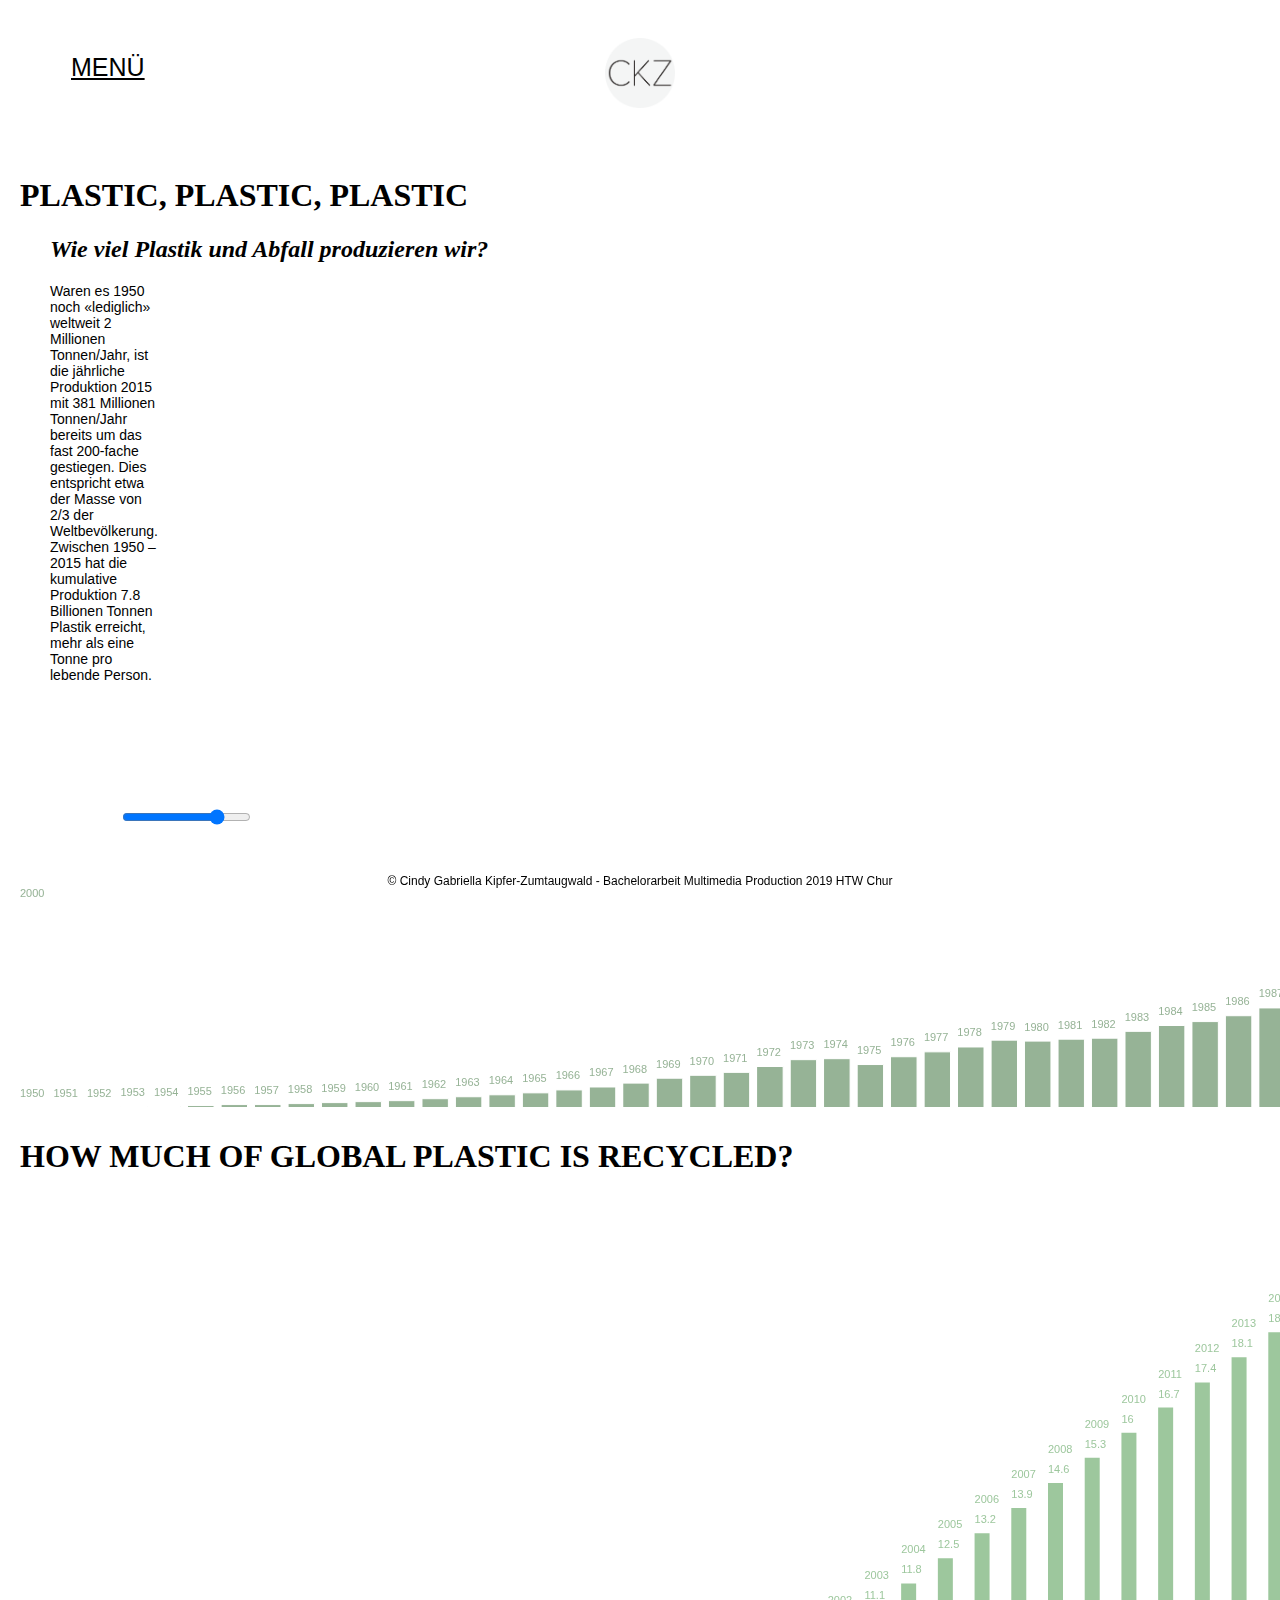
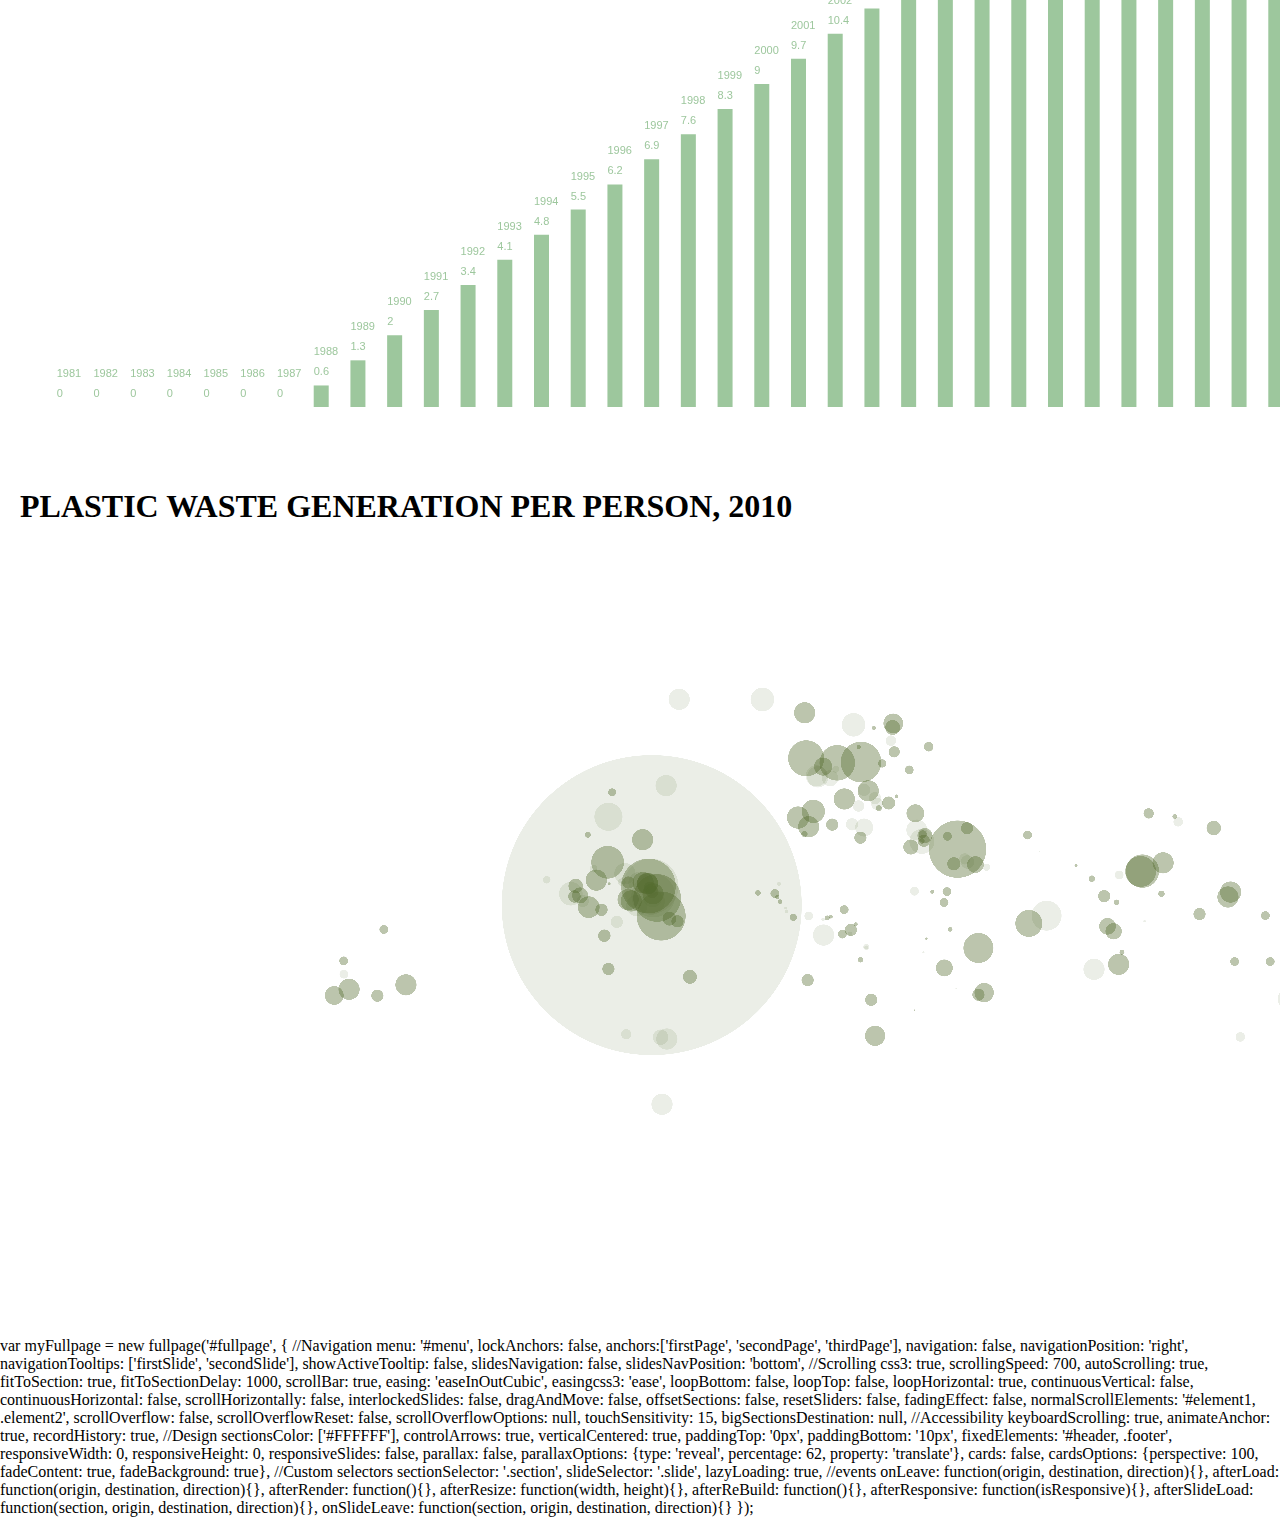
<file: index.html>
<!DOCTYPE html>
<html>

<head>

  <script src="js/menu.js"></script>
  <script src="js/p5.min.js"></script>
  <script src="js/p5.dom.min.js"></script>
  <script src="js/p5.sound.min.js"></script>
  <script src="js/d3.v5.min.js"></script>
  <script src="js/fullpage.js"></script>
  <!--<script src="js/p5.experience.js"></script>
  <script src="js/p5.experience.min.js"></script>-->
  <link rel="stylesheet" type="text/css" href="css/style.css">
  <link rel="stylesheet" type="text/css" href="css/fullpage.css">
  <meta charset="utf-8" name="viewport" content="width=device-width, initial-scale=1.0">

</head>

<body>
  <br>
  <!-- Menübar -->
  <div id="mySidenav" class="sidenav">
    <a href="javascript:void(0)" class="closebtn" onclick="closeNav()">&times;</a>
    <a href="index.html">HOME</a>
    <a href="about.html">ÜBER</a>
    <a href="daten.html">DATEN</a>
    <a href="impressum.html">IMPRESSUM</a>
    <a href="fall2.html">FALL 2</a>
    <a href="fall6.html">FALL 6</a>
  </div>
  <!-- Menübar Ende-->


  <div id="main">
    <div class="header">
      <a class="header-link" href="index.html"><img src="images/logo.png" height="70" width="70"></a>
      <p class="opener"> <span class="menue"
          style="font-size:25px;text-decoration:underline;cursor:pointer;margin-left:30px;display: inline-block"
          onclick="openNav()">MENÜ</span> </p>
    </div>

    <div id="fullpage">

    <div class="section">
    <div class="hintergrund">
      <h1>PLASTIC, PLASTIC, PLASTIC</h1>
      <h2>Wie viel Plastik und Abfall produzieren wir? </h2>
      <p class="text">Waren es 1950 noch «lediglich» weltweit 2 Millionen Tonnen/Jahr, ist die jährliche Produktion 2015 mit 381 Millionen Tonnen/Jahr bereits um das fast 200-fache gestiegen. Dies entspricht etwa der Masse von 2/3 der Weltbevölkerung. Zwischen 1950 – 2015 hat die kumulative Produktion 7.8 Billionen Tonnen Plastik erreicht, mehr als eine Tonne pro lebende Person.</p>
    </div>
    <div id="grafik1" style="position: relative;"></div>
    <script src="js/sketch1.js"></script>
  </div>

    <div class="section">
    <div class="hintergrund"><h1>HOW MUCH OF GLOBAL PLASTIC IS RECYCLED?</h1></div>
    <div id="grafik2"></div>
    <script src="js/fall2.js"></script>
    </div>

    <div class="section"><div class="hintergrund"><h1>PLASTIC WASTE GENERATION PER PERSON, 2010</h1></div>
    <div id="grafik6"></div>
    <script src="js/fall6.js"></script>
    </div>

    <!--   <script src="js/sketch_platzhalter.js"></script> -->

  </div>
    <div class="footer">
      <p>© Cindy Gabriella Kipfer-Zumtaugwald - Bachelorarbeit Multimedia Production 2019 HTW Chur</p>
    </div>

  </div>

  <script>
  var myFullpage = new fullpage('#fullpage', {
  	//Navigation
  	menu: '#menu',
  	lockAnchors: false,
  	anchors:['firstPage', 'secondPage', 'thirdPage'],
  	navigation: false,
  	navigationPosition: 'right',
  	navigationTooltips: ['firstSlide', 'secondSlide'],
  	showActiveTooltip: false,
  	slidesNavigation: false,
  	slidesNavPosition: 'bottom',

  	//Scrolling
  	css3: true,
  	scrollingSpeed: 700,
  	autoScrolling: true,
  	fitToSection: true,
  	fitToSectionDelay: 1000,
  	scrollBar: true,
  	easing: 'easeInOutCubic',
  	easingcss3: 'ease',
  	loopBottom: false,
  	loopTop: false,
  	loopHorizontal: true,
  	continuousVertical: false,
  	continuousHorizontal: false,
  	scrollHorizontally: false,
  	interlockedSlides: false,
  	dragAndMove: false,
  	offsetSections: false,
  	resetSliders: false,
  	fadingEffect: false,
  	normalScrollElements: '#element1, .element2',
  	scrollOverflow: false,
  	scrollOverflowReset: false,
  	scrollOverflowOptions: null,
  	touchSensitivity: 15,
  	bigSectionsDestination: null,

  	//Accessibility
  	keyboardScrolling: true,
  	animateAnchor: true,
  	recordHistory: true,

  	//Design
    sectionsColor: ['#FFFFFF'],
  	controlArrows: true,
  	verticalCentered: true,
  	paddingTop: '0px',
  	paddingBottom: '10px',
  	fixedElements: '#header, .footer',
  	responsiveWidth: 0,
  	responsiveHeight: 0,
  	responsiveSlides: false,
  	parallax: false,
  	parallaxOptions: {type: 'reveal', percentage: 62, property: 'translate'},
  	cards: false,
  	cardsOptions: {perspective: 100, fadeContent: true, fadeBackground: true},

  	//Custom selectors
  	sectionSelector: '.section',
  	slideSelector: '.slide',

  	lazyLoading: true,

  	//events
  	onLeave: function(origin, destination, direction){},
  	afterLoad: function(origin, destination, direction){},
  	afterRender: function(){},
  	afterResize: function(width, height){},
  	afterReBuild: function(){},
  	afterResponsive: function(isResponsive){},
  	afterSlideLoad: function(section, origin, destination, direction){},
  	onSlideLeave: function(section, origin, destination, direction){}
  });

  </script>



</body>

</html>
</file>
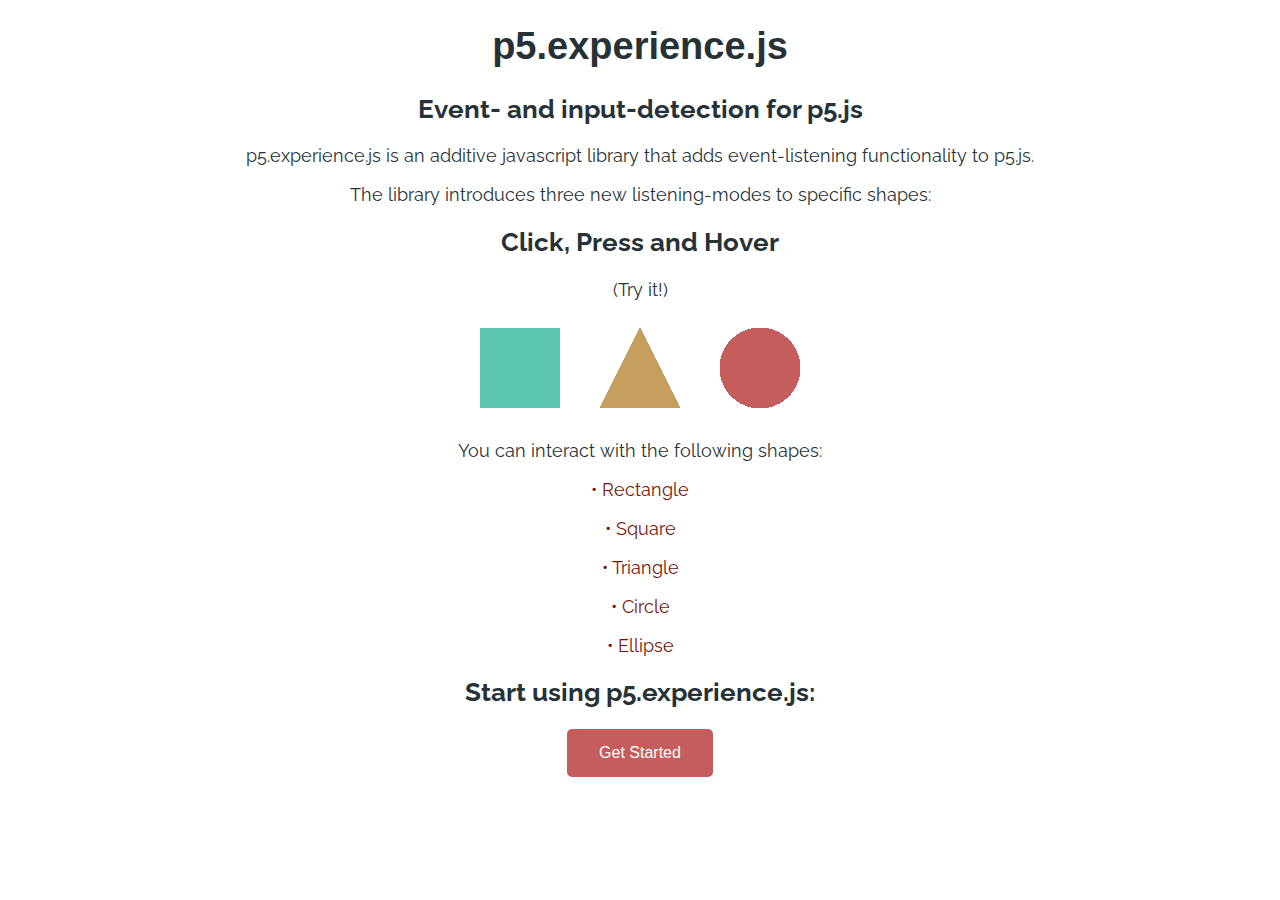
<file: js/p5.experience.js-master/docs/index.html>
<!DOCTYPE html>
<html lang="">

<head>
  <meta charset="utf-8">
  <meta name="viewport" content="width=device-width, initial-scale=1.0">
  <script src="p5.js"></script>
  <!--  <script src="../addons/p5.dom.min.js"></script>
    <script src="../addons/p5.sound.min.js"></script> -->
  <script src="p5.experience.js"></script>
  <script src="demo.js"></script>
  <link rel="stylesheet" type="text/css" href="style.css">
  <link href="https://fonts.googleapis.com/css?family=Raleway:400,500" rel="stylesheet">
  <title>p5.experience.js</title>
</head>

<body>
  <h1>p5.experience.js</h1>
  <h2>Event- and input-detection for p5.js</h2>
  <p>p5.experience.js is an additive javascript library that adds event-listening functionality to p5.js.</p>
  <p>The library introduces three new listening-modes to specific shapes:</p>
  <h2>Click, Press and Hover</h2>
  <p>(Try it!)</p>
  <div align="Center" ; style="width:1200px;  margin:0 auto;" id="Canvas"></div>
  <p>You can interact with the following shapes:</p>
  <p id ='list'>• Rectangle </p>
  <p id ='list'>• Square </p>
  <p id ='list'>• Triangle </p>
  <p id ='list'>• Circle </p>
  <p id ='list'>• Ellipse </p>
  <h2>Start using p5.experience.js:<h2>
    <button onclick="location.href='https://github.com/loneboarder/p5.experience.js'" type="button">Get Started</button>

</body>

</html>
</file>
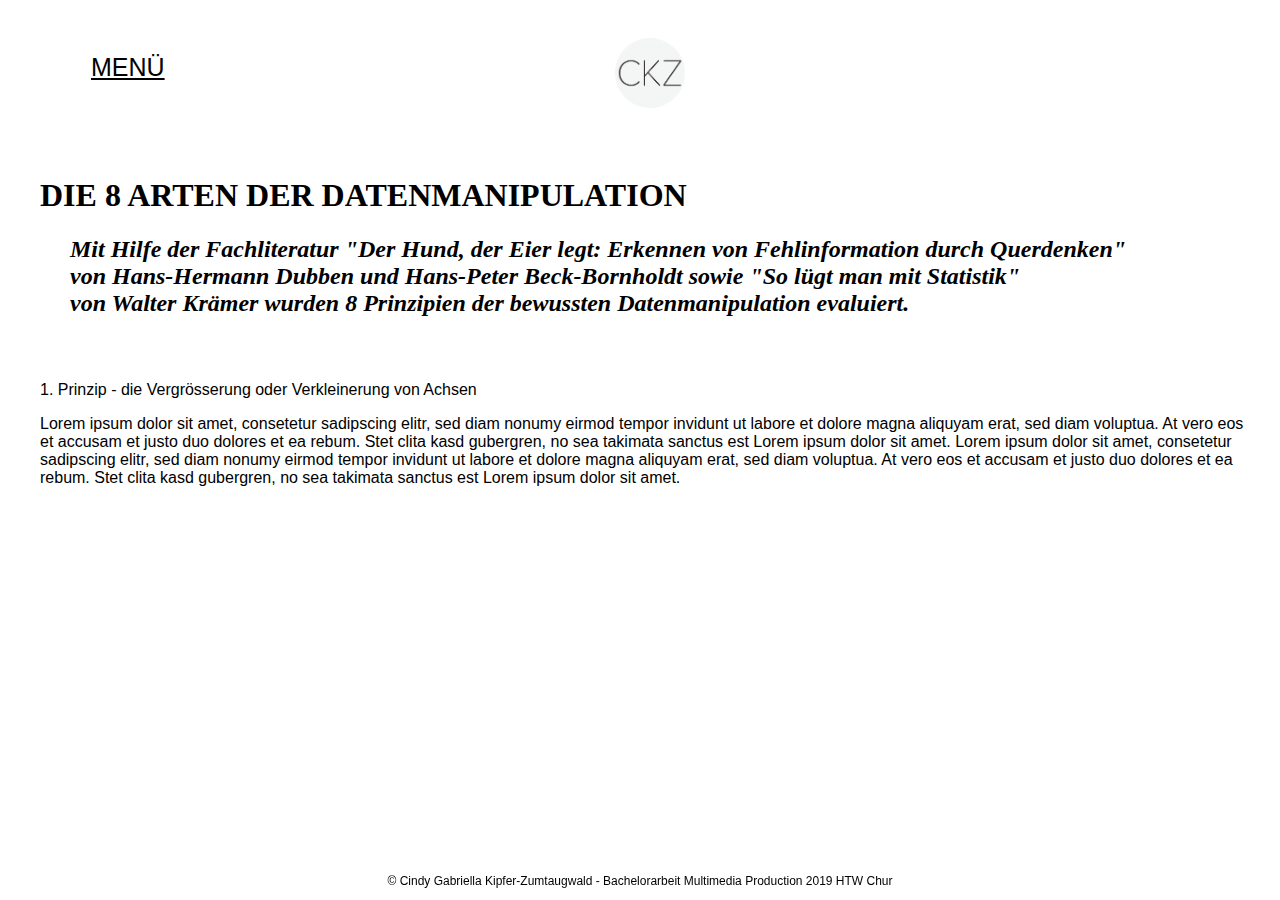
<file: about.html>
<!DOCTYPE html><html><head>
    <script src="js/p5.min.js"></script>
    <script src="js/p5.dom.min.js"></script>
    <script src="js/p5.sound.min.js"></script>
    <script src="js\d3.v5.min.js"></script>
    <script src="js\menu.js"></script>
    <link rel="stylesheet" type="text/css" href="css/style.css">
    <meta charset="utf-8" name="viewport" content="width=device-width, initial-scale=1.0">

  </head>
  <body>
    <br>
 <!-- Menübar -->
 <div id="mySidenav" class="sidenav">
   <a href="javascript:void(0)" class="closebtn" onclick="closeNav()">&times;</a>
   <a href="index.html">HOME</a>
   <a href="about.html">ÜBER</a>
   <a href="daten.html">DATEN</a>
   <a href="impressum.html">IMPRESSUM</a>
   <a href="fall2.html">FALL 2</a>
   <a href="fall6.html">FALL 6</a>
 </div>
 <!-- Menübar Ende-->


<div id="main">
  <div class="header">
    <a class="header-link" href="index.html"><img src="images/logo.png" height="70" width="70"></a>
    <p class="opener"> <span style="font-size:25px;text-decoration:underline;cursor:pointer;margin-left:30px;display: inline-block" onclick="openNav()">MENÜ</span> </p>
      </div>

      <div class="hintergrund">
        <h1>DIE 8 ARTEN DER DATENMANIPULATION</h1>
        <h2>Mit Hilfe der Fachliteratur "Der Hund, der Eier legt: Erkennen von Fehlinformation durch Querdenken" <br> von Hans-Hermann Dubben und Hans-Peter Beck-Bornholdt
          sowie "So lügt man mit Statistik" <br> von Walter Krämer wurden 8 Prinzipien der bewussten Datenmanipulation evaluiert. <br>
        </h2>
      </div>

      <br>

    <div>
      <p>1. Prinzip - die Vergrösserung oder Verkleinerung von Achsen</p>
      <p> Lorem ipsum dolor sit amet, consetetur sadipscing elitr, sed diam nonumy eirmod tempor invidunt ut labore et dolore magna aliquyam erat, sed diam voluptua. At vero eos et accusam et justo duo dolores et ea rebum. Stet clita kasd gubergren, no sea takimata sanctus est Lorem ipsum dolor sit amet. Lorem ipsum dolor sit amet, consetetur sadipscing elitr, sed diam nonumy eirmod tempor invidunt ut labore et dolore magna aliquyam erat, sed diam voluptua. At vero eos et accusam et justo duo dolores et ea rebum. Stet clita kasd gubergren, no sea takimata sanctus est Lorem ipsum dolor sit amet.</p>


    </div>

    <div class="footer">
      <p>© Cindy Gabriella Kipfer-Zumtaugwald - Bachelorarbeit Multimedia Production 2019 HTW Chur</p>
    </div>


</div>


</body></html>
</file>
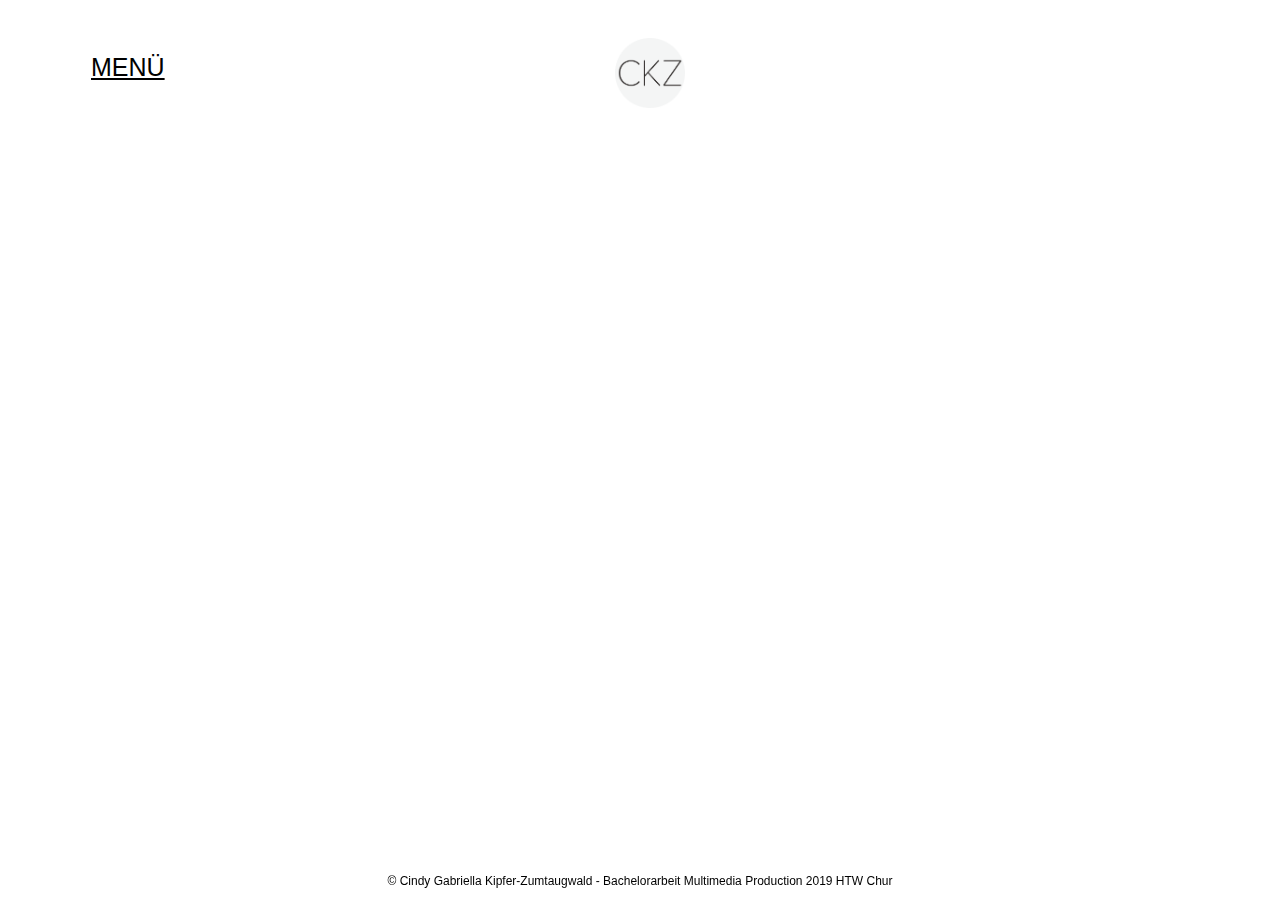
<file: daten.html>
<!DOCTYPE html><html><head>
    <script src="js/p5.min.js"></script>
    <script src="js/p5.dom.min.js"></script>
    <script src="js/p5.sound.min.js"></script>
    <script src="js\d3.v5.min.js"></script>
    <script src="js\menu.js"></script>
    <link rel="stylesheet" type="text/css" href="css/style.css">
    <meta charset="utf-8" name="viewport" content="width=device-width, initial-scale=1.0">

  </head>
  <body>
    <br>
 <!-- Menübar -->
 <div id="mySidenav" class="sidenav">
   <a href="javascript:void(0)" class="closebtn" onclick="closeNav()">&times;</a>
   <a href="index.html">HOME</a>
   <a href="about.html">ÜBER</a>
   <a href="daten.html">DATEN</a>
   <a href="impressum.html">IMPRESSUM</a>
   <a href="fall2.html">FALL 2</a>
   <a href="fall6.html">FALL 6</a>
 </div>
 <!-- Menübar Ende-->


 <div id="main">
   <div class="header">
     <a class="header-link" href="index.html"><img src="images/logo.png" height="70" width="70"></a>
     <p class="opener"> <span style="font-size:25px;text-decoration:underline;cursor:pointer;margin-left:30px;display: inline-block" onclick="openNav()">MENÜ</span> </p>
       </div>


       <br>

     <div>



       <div class="footer">
         <p>© Cindy Gabriella Kipfer-Zumtaugwald - Bachelorarbeit Multimedia Production 2019 HTW Chur</p>
       </div>





</body></html>
</file>
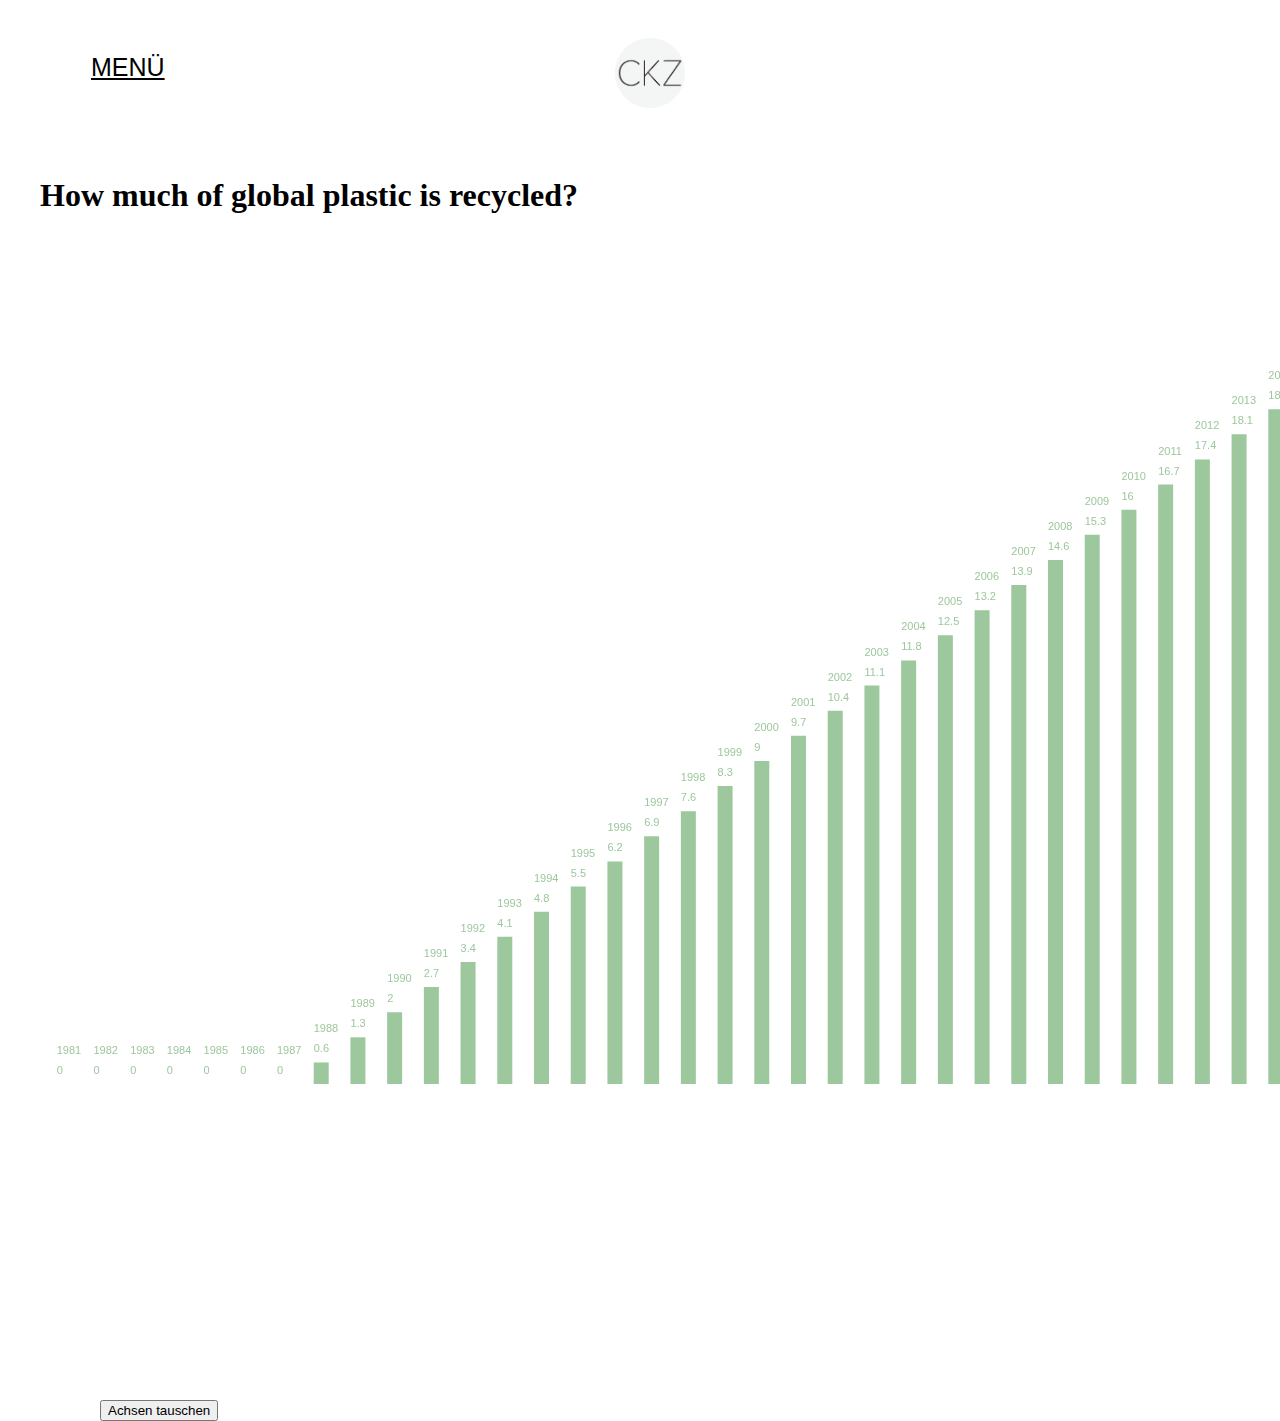
<file: fall2.html>
<!DOCTYPE html><html><head>
    <script src="js/p5.min.js"></script>
    <script src="js/p5.dom.min.js"></script>
    <script src="js/p5.sound.min.js"></script>
    <script src="js/d3.v5.min.js"></script>
    <script src="js/menu.js"></script>
    <script src="js/p5.experience.js"></script>
    <script src="js/p5.experience.min.js"></script>
    <link rel="stylesheet" type="text/css" href="css/style.css">
    <meta charset="utf-8" name="viewport" content="width=device-width, initial-scale=1.0">

  </head>
  <body>
      <br>
 <!-- Menübar -->
    <div id="mySidenav" class="sidenav">
      <a href="javascript:void(0)" class="closebtn" onclick="closeNav()">&times;</a>
      <a href="index.html">HOME</a>
      <a href="about.html">ÜBER</a>
      <a href="daten.html">DATEN</a>
      <a href="impressum.html">IMPRESSUM</a>
      <a href="fall2.html">FALL 2</a>
      <a href="fall6.html">FALL 6</a>
    </div>
 <!-- Menübar Ende-->


<div id="main">
  <div class="header">

    <a class="header-link" href="index.html"><img src="images/logo.png" height="70" width="70"></a>
    <p class="opener"> <span class="menue" style="font-size:25px;text-decoration:underline;cursor:pointer;margin-left:30px;display: inline-block" onclick="openNav()">MENÜ</span> </p>
      </div>

      <div class="hintergrund">
        <h1>How much of global plastic is recycled?</h1>
      </div>

      <br>

      <!-- <p style="margin-left:30px;">Grafik 1 - Supply and Demand // Angebot und Nachfrage <br> Manipulation: verkürzte Y-Achsenwerte</p> -->
      <script src="js/fall2.js"></script>


    <!-- <div class="footer">
      <p>© Cindy Gabriella Kipfer-Zumtaugwald - Bachelorarbeit Multimedia Production 2019 HTW Chur</p>
    </div> -->



</div>


</body></html>
</file>
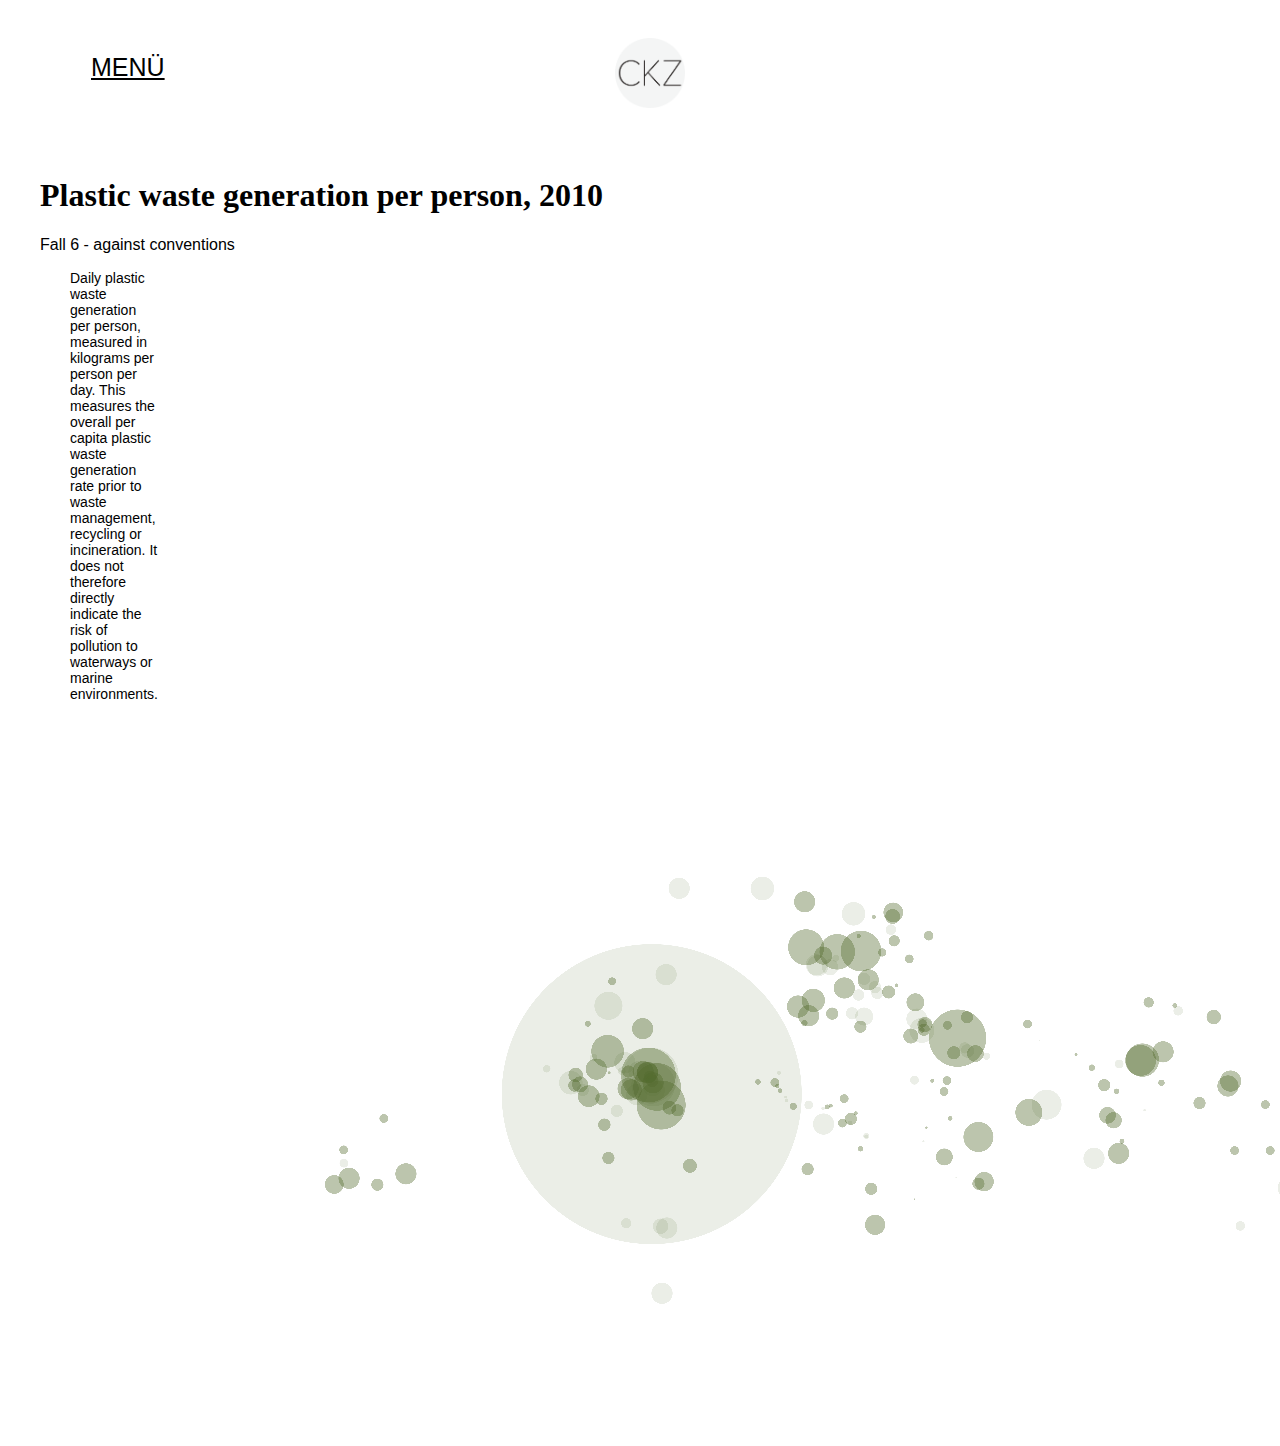
<file: fall6.html>
<!DOCTYPE html><html><head>
    <script src="js/p5.min.js"></script>
    <script src="js/p5.dom.min.js"></script>
    <script src="js/p5.sound.min.js"></script>
    <script src="js/d3.v5.min.js"></script>
    <script src="js/menu.js"></script>
    <script src="js/p5.experience.js"></script>
    <script src="js/p5.experience.min.js"></script>
    <link rel="stylesheet" type="text/css" href="css/style.css">
    <meta charset="utf-8" name="viewport" content="width=device-width, initial-scale=1.0">

  </head>
  <body>
      <br>
 <!-- Menübar -->
    <div id="mySidenav" class="sidenav">
      <a href="javascript:void(0)" class="closebtn" onclick="closeNav()">&times;</a>
      <a href="index.html">HOME</a>
      <a href="about.html">ÜBER</a>
      <a href="daten.html">DATEN</a>
      <a href="impressum.html">IMPRESSUM</a>
      <a href="fall2.html">FALL 2</a>
      <a href="fall6.html">FALL 6</a>
    </div>
 <!-- Menübar Ende-->


<div id="main">
  <div class="header">

    <a class="header-link" href="index.html"><img src="images/logo.png" height="70" width="70"></a>
    <p class="opener"> <span class="menue" style="font-size:25px;text-decoration:underline;cursor:pointer;margin-left:30px;display: inline-block" onclick="openNav()">MENÜ</span> </p>
      </div>

      <div class="hintergrund">
        <h1>Plastic waste generation per person, 2010</h1>
        <p>Fall 6 - against conventions</p>
        <p class="text">Daily plastic waste generation per person, measured in kilograms per person per day. This measures the overall per
capita plastic waste generation rate prior to waste management, recycling or incineration. It does not therefore directly
indicate the risk of pollution to waterways or marine environments.</p>
      </div>


      <script src="js/fall6.js"></script>


    <!-- <div class="footer">
      <p>© Cindy Gabriella Kipfer-Zumtaugwald - Bachelorarbeit Multimedia Production 2019 HTW Chur</p>
    </div> -->



</div>


</body></html>
</file>
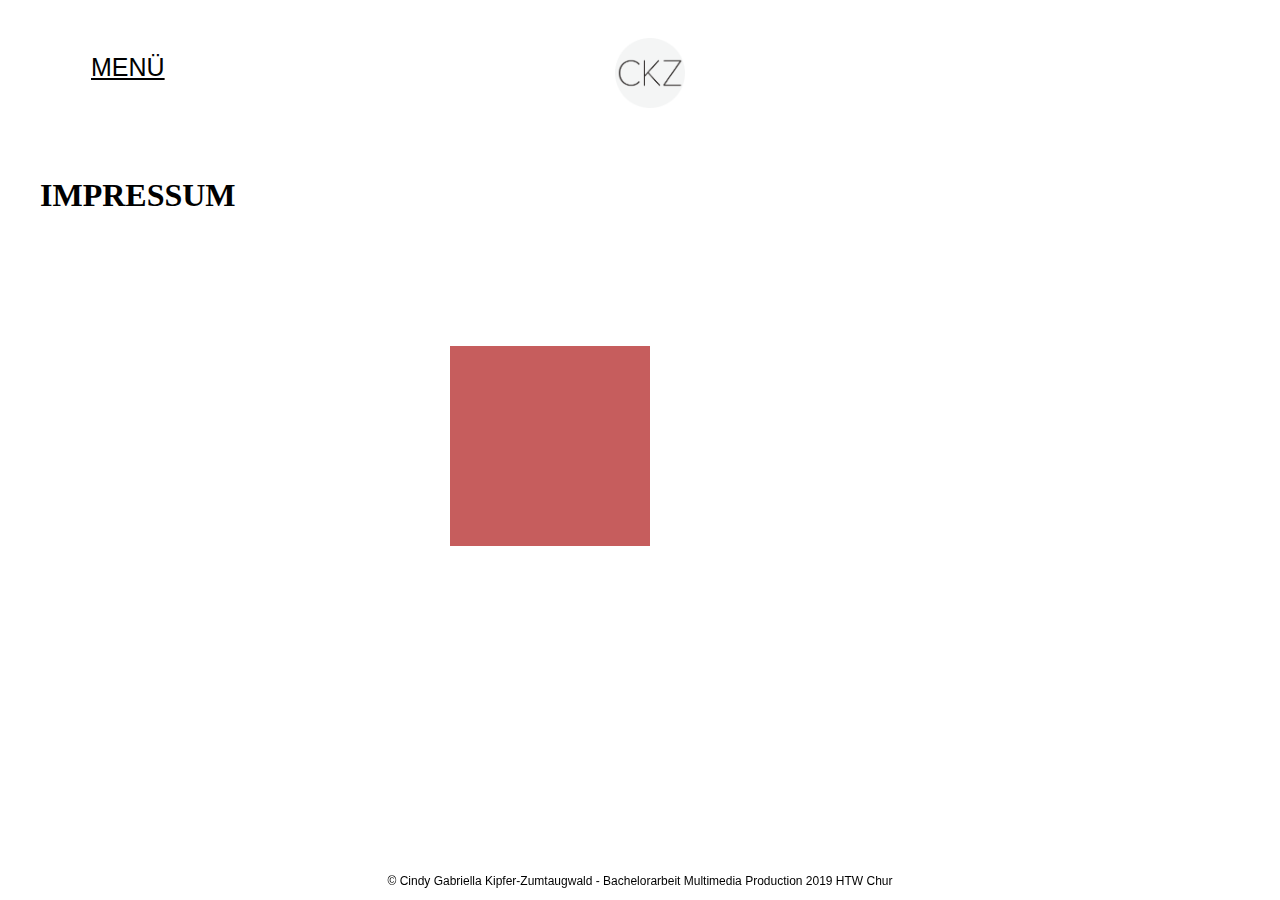
<file: impressum.html>
<!DOCTYPE html><html><head>
  <script src="js/p5.min.js"></script>
  <script src="js/p5.dom.min.js"></script>
  <script src="js/p5.sound.min.js"></script>
  <script src="js/d3.v5.min.js"></script>
  <script src="js/menu.js"></script>
  <script src="js/p5.experience.js"></script>
  <script src="js/p5.experience.min.js"></script>
  <link rel="stylesheet" type="text/css" href="css/style.css">
  <meta charset="utf-8" name="viewport" content="width=device-width, initial-scale=1.0">

  </head>
  <body>
    <br>
 <!-- Menübar -->
 <div id="mySidenav" class="sidenav">
   <a href="javascript:void(0)" class="closebtn" onclick="closeNav()">&times;</a>
   <a href="index.html">HOME</a>
   <a href="about.html">ÜBER</a>
   <a href="daten.html">DATEN</a>
   <a href="impressum.html">IMPRESSUM</a>
   <a href="fall2.html">FALL 2</a>
   <a href="fall6.html">FALL 6</a>
 </div>
 <!-- Menübar Ende-->


 <div id="main">
   <div class="header">
     <a class="header-link" href="index.html"><img src="images/logo.png" height="70" width="70"></a>
     <p class="opener"> <span style="font-size:25px;text-decoration:underline;cursor:pointer;margin-left:30px;display: inline-block" onclick="openNav()">MENÜ</span> </p>
       </div>

       <div class="hintergrund">
         <h1>IMPRESSUM</h1>
         <h2></h2>
       </div>

       <script src="js/test_exp.js"></script>
       <div align="Center" ; style="width:1200px;  margin:0 auto;" id="Exp"></div>


       <div class="footer">
         <p>© Cindy Gabriella Kipfer-Zumtaugwald - Bachelorarbeit Multimedia Production 2019 HTW Chur</p>
       </div>





</body></html>
</file>
<file: css/style.css>
html, body {
  margin: 0;
  padding: 0;
  display: block;
  margin-left: 10px;
  height: 100%;
}

canvas {
  align-items: center;
  width: 100%;
}

h2 {
  font-style: italic;
  margin-left: 30px;
}

img {
  display: block;
  margin-left: auto;
  margin-right: auto
}

div {
  display: block;
}

p {
  display: block;
  margin-block-start: 1em;
  margin-block-end: 1em;
  margin-inline-start: 0px;
  margin-inline-end: 0px;
  font-family: Helvetica;
}

.text {
  padding-right: 1100px;
  margin-left: 30px;
  font-size: 14px;
}

.header {
  font-family: Helvetica;
    width: 100%;
    margin: 0 auto;
    height: 118px;
    /* background: black; */
    /* padding-bottom: 7px; */
    background-color: #fff;
    /* box-shadow: 0 0 10px rgba(0,0,0,.2); */
    /* -webkit-box-shadow: 0 0 10px rgba(0,0,0,.2); */
    position: relative;
    text-align: center;
    }

.header-link {
    font-size: 22px;
    font-weight: 700;
    position: absolute;
    /* top: 18px; */
    left: 27px;
    text-align: center;
    text-decoration: none;
    -webkit-font-smoothing: antialiased;
    -moz-osx-font-smoothing: grayscale;
    letter-spacing: 0px;
    /* background-image: url(logo.png); */
    /* background-size: cover; */
    /* color: white; */
    height: 72px;
    width: 244px;
    background-repeat: no-repeat;
    margin: 0 auto;
    left: 0px;
    right: 0px;
}

.opener {
  font-family: Helvetica;
  font-weight: 400;
  font-size: 15px;
  text-align: left;
  text-transform: uppercase;
  position: absolute;
  left: 21px;
  width: 150px;
}

.hintergrund {
  /*padding-top: 10px;*/
  padding-bottom: 10px;
  /* background-color: #F0FFF0; */
}

/* The side navigation menu */
.sidenav {
  font-family: Helvetica;
  height: 100%; /* 100% Full-height */
  width: 0; /* 0 width - change this with JavaScript */
  position: fixed; /* Stay in place */
  z-index: 1; /* Stay on top */
  top: 0;
  left: 0;
  background-color: #F0FFF0;
  overflow-x: hidden; /* Disable horizontal scroll */
  padding-top: 60px; /* Place content 60px from the top */
  transition: 0.5s; /* 0.5 second transition effect to slide in the sidenav */
}

/* The navigation menu links */
.sidenav a {
  padding: 8px 8px 8px 32px;
  text-decoration: none;
  font-size: 25px;
  color: black;
  display: block;
  transition: 0.3s;
}

/* When you mouse over the navigation links, change their color */
.sidenav a:hover {
  color: #f1f1f1;
}

/* Position and style the close button (top right corner) */
.sidenav .closebtn {
  position: absolute;
  top: 0;
  right: 25px;

  font-size: 36px;
  margin-left: 50px;
}

/* Style page content - use this if you want to push the page content to the right when you open the side navigation */
#main {
  transition: margin-left .5s;
  padding: 20px;
  object-position: center;
}

/* On smaller screens, where height is less than 450px, change the style of the sidenav (less padding and a smaller font size) */
@media screen and (max-height: 450px) {
  .sidenav {padding-top: 15px;}
  .sidenav a {font-size: 18px;}
}

.footer {
  font-size: 12px;
  display: block;
  position: fixed;
  left: 0;
  bottom: 0;
  width: 100%;
  color: black;
  text-align: center;
}

#defaultCanvas0 {
  margin: 0 auto;
  display: flex;
  align-items: center;
}

.p5Canvas {
  margin: 0 auto;
  display: flex;
  align-items: center;
}

script {
  margin: 0 auto;
  display: flex;
  align-items: center;
}

input {
  color: #F0FFF0;
}

.grafik1-ui {

}
</file>
<file: css/fullpage.css>
/*!
 * fullPage 3.0.7
 * https://github.com/alvarotrigo/fullPage.js
 *
 * @license GPLv3 for open source use only
 * or Fullpage Commercial License for commercial use
 * http://alvarotrigo.com/fullPage/pricing/
 *
 * Copyright (C) 2018 http://alvarotrigo.com/fullPage - A project by Alvaro Trigo
 */
html.fp-enabled,
.fp-enabled body {
    margin: 0;
    padding: 0;
    overflow:hidden;

    /*Avoid flicker on slides transitions for mobile phones #336 */
    -webkit-tap-highlight-color: rgba(0,0,0,0);
}
.fp-section {
    position: relative;
    -webkit-box-sizing: border-box; /* Safari<=5 Android<=3 */
    -moz-box-sizing: border-box; /* <=28 */
    box-sizing: border-box;
}
.fp-slide {
    float: left;
}
.fp-slide, .fp-slidesContainer {
    height: 100%;
    display: block;
}
.fp-slides {
    z-index:1;
    height: 100%;
    overflow: hidden;
    position: relative;
    -webkit-transition: all 0.3s ease-out; /* Safari<=6 Android<=4.3 */
    transition: all 0.3s ease-out;
}
.fp-section.fp-table, .fp-slide.fp-table {
    display: table;
    table-layout:fixed;
    width: 100%;
}
.fp-tableCell {
    display: table-cell;
    vertical-align: middle;
    width: 100%;
    height: 100%;
}
.fp-slidesContainer {
    float: left;
    position: relative;
}
.fp-controlArrow {
    -webkit-user-select: none; /* webkit (safari, chrome) browsers */
    -moz-user-select: none; /* mozilla browsers */
    -khtml-user-select: none; /* webkit (konqueror) browsers */
    -ms-user-select: none; /* IE10+ */
    position: absolute;
    z-index: 4;
    top: 50%;
    cursor: pointer;
    width: 0;
    height: 0;
    border-style: solid;
    margin-top: -38px;
    -webkit-transform: translate3d(0,0,0);
    -ms-transform: translate3d(0,0,0);
    transform: translate3d(0,0,0);
}
.fp-controlArrow.fp-prev {
    left: 15px;
    width: 0;
    border-width: 38.5px 34px 38.5px 0;
    border-color: transparent #fff transparent transparent;
}
.fp-controlArrow.fp-next {
    right: 15px;
    border-width: 38.5px 0 38.5px 34px;
    border-color: transparent transparent transparent #fff;
}
.fp-scrollable {
    overflow: hidden;
    position: relative;
}
.fp-scroller{
    overflow: hidden;
}
.iScrollIndicator{
    border: 0 !important;
}
.fp-notransition {
    -webkit-transition: none !important;
    transition: none !important;
}
#fp-nav {
    position: fixed;
    z-index: 100;
    margin-top: -32px;
    top: 50%;
    opacity: 1;
    -webkit-transform: translate3d(0,0,0);
}
#fp-nav.fp-right {
    right: 17px;
}
#fp-nav.fp-left {
    left: 17px;
}
.fp-slidesNav{
    position: absolute;
    z-index: 4;
    opacity: 1;
    -webkit-transform: translate3d(0,0,0);
    -ms-transform: translate3d(0,0,0);
    transform: translate3d(0,0,0);
    left: 0 !important;
    right: 0;
    margin: 0 auto !important;
}
.fp-slidesNav.fp-bottom {
    bottom: 17px;
}
.fp-slidesNav.fp-top {
    top: 17px;
}
#fp-nav ul,
.fp-slidesNav ul {
  margin: 0;
  padding: 0;
}
#fp-nav ul li,
.fp-slidesNav ul li {
    display: block;
    width: 14px;
    height: 13px;
    margin: 7px;
    position:relative;
}
.fp-slidesNav ul li {
    display: inline-block;
}
#fp-nav ul li a,
.fp-slidesNav ul li a {
    display: block;
    position: relative;
    z-index: 1;
    width: 100%;
    height: 100%;
    cursor: pointer;
    text-decoration: none;
}
#fp-nav ul li a.active span,
.fp-slidesNav ul li a.active span,
#fp-nav ul li:hover a.active span,
.fp-slidesNav ul li:hover a.active span{
    height: 12px;
    width: 12px;
    margin: -6px 0 0 -6px;
    border-radius: 100%;
 }
#fp-nav ul li a span,
.fp-slidesNav ul li a span {
    border-radius: 50%;
    position: absolute;
    z-index: 1;
    height: 4px;
    width: 4px;
    border: 0;
    background: #333;
    left: 50%;
    top: 50%;
    margin: -2px 0 0 -2px;
    -webkit-transition: all 0.1s ease-in-out;
    -moz-transition: all 0.1s ease-in-out;
    -o-transition: all 0.1s ease-in-out;
    transition: all 0.1s ease-in-out;
}
#fp-nav ul li:hover a span,
.fp-slidesNav ul li:hover a span{
    width: 10px;
    height: 10px;
    margin: -5px 0px 0px -5px;
}
#fp-nav ul li .fp-tooltip {
    position: absolute;
    top: -2px;
    color: #fff;
    font-size: 14px;
    font-family: arial, helvetica, sans-serif;
    white-space: nowrap;
    max-width: 220px;
    overflow: hidden;
    display: block;
    opacity: 0;
    width: 0;
    cursor: pointer;
}
#fp-nav ul li:hover .fp-tooltip,
#fp-nav.fp-show-active a.active + .fp-tooltip {
    -webkit-transition: opacity 0.2s ease-in;
    transition: opacity 0.2s ease-in;
    width: auto;
    opacity: 1;
}
#fp-nav ul li .fp-tooltip.fp-right {
    right: 20px;
}
#fp-nav ul li .fp-tooltip.fp-left {
    left: 20px;
}
.fp-auto-height.fp-section,
.fp-auto-height .fp-slide,
.fp-auto-height .fp-tableCell{
    height: auto !important;
}

.fp-responsive .fp-auto-height-responsive.fp-section,
.fp-responsive .fp-auto-height-responsive .fp-slide,
.fp-responsive .fp-auto-height-responsive .fp-tableCell {
    height: auto !important;
}

/*Only display content to screen readers*/
.fp-sr-only{
    position: absolute;
    width: 1px;
    height: 1px;
    padding: 0;
    overflow: hidden;
    clip: rect(0, 0, 0, 0);
    white-space: nowrap;
    border: 0;
}
</file>
<file: js/p5.experience.js-master/docs/style.css>
h1 {
  font-size: 38px;
  color: rgb(39, 50, 54);
  text-align: center;
  font-family: 'Raleway:500', sans-serif;
}

h2 {
  font-size: 26px;
  color: rgb(39, 50, 54);
  text-align: center;
  font-family: 'Raleway', sans-serif;
}

p {
  font-size: 18px;
  color: rgb(39, 50, 54);
  text-align: center;
  font-family: 'Raleway', sans-serif;
}

#list {
  font-size: 18px;
  color: rgb(120, 20, 10);
  text-align: center;
  font-family: 'Raleway', sans-serif;
}

button {
  background-color: #C65D5D;
  border: none;
  border-radius: 5px;
  color: white;
  padding: 15px 32px;
  text-align: center;
  text-decoration: none;
  display: inline-block;
  font-size: 16px;
  -webkit-transition-duration: 0.2s;
  transition-duration: 0.2s;
}

button:hover {
  background-color: #5DC6B2;
  /* Green */
  color: white;
}
</file>
